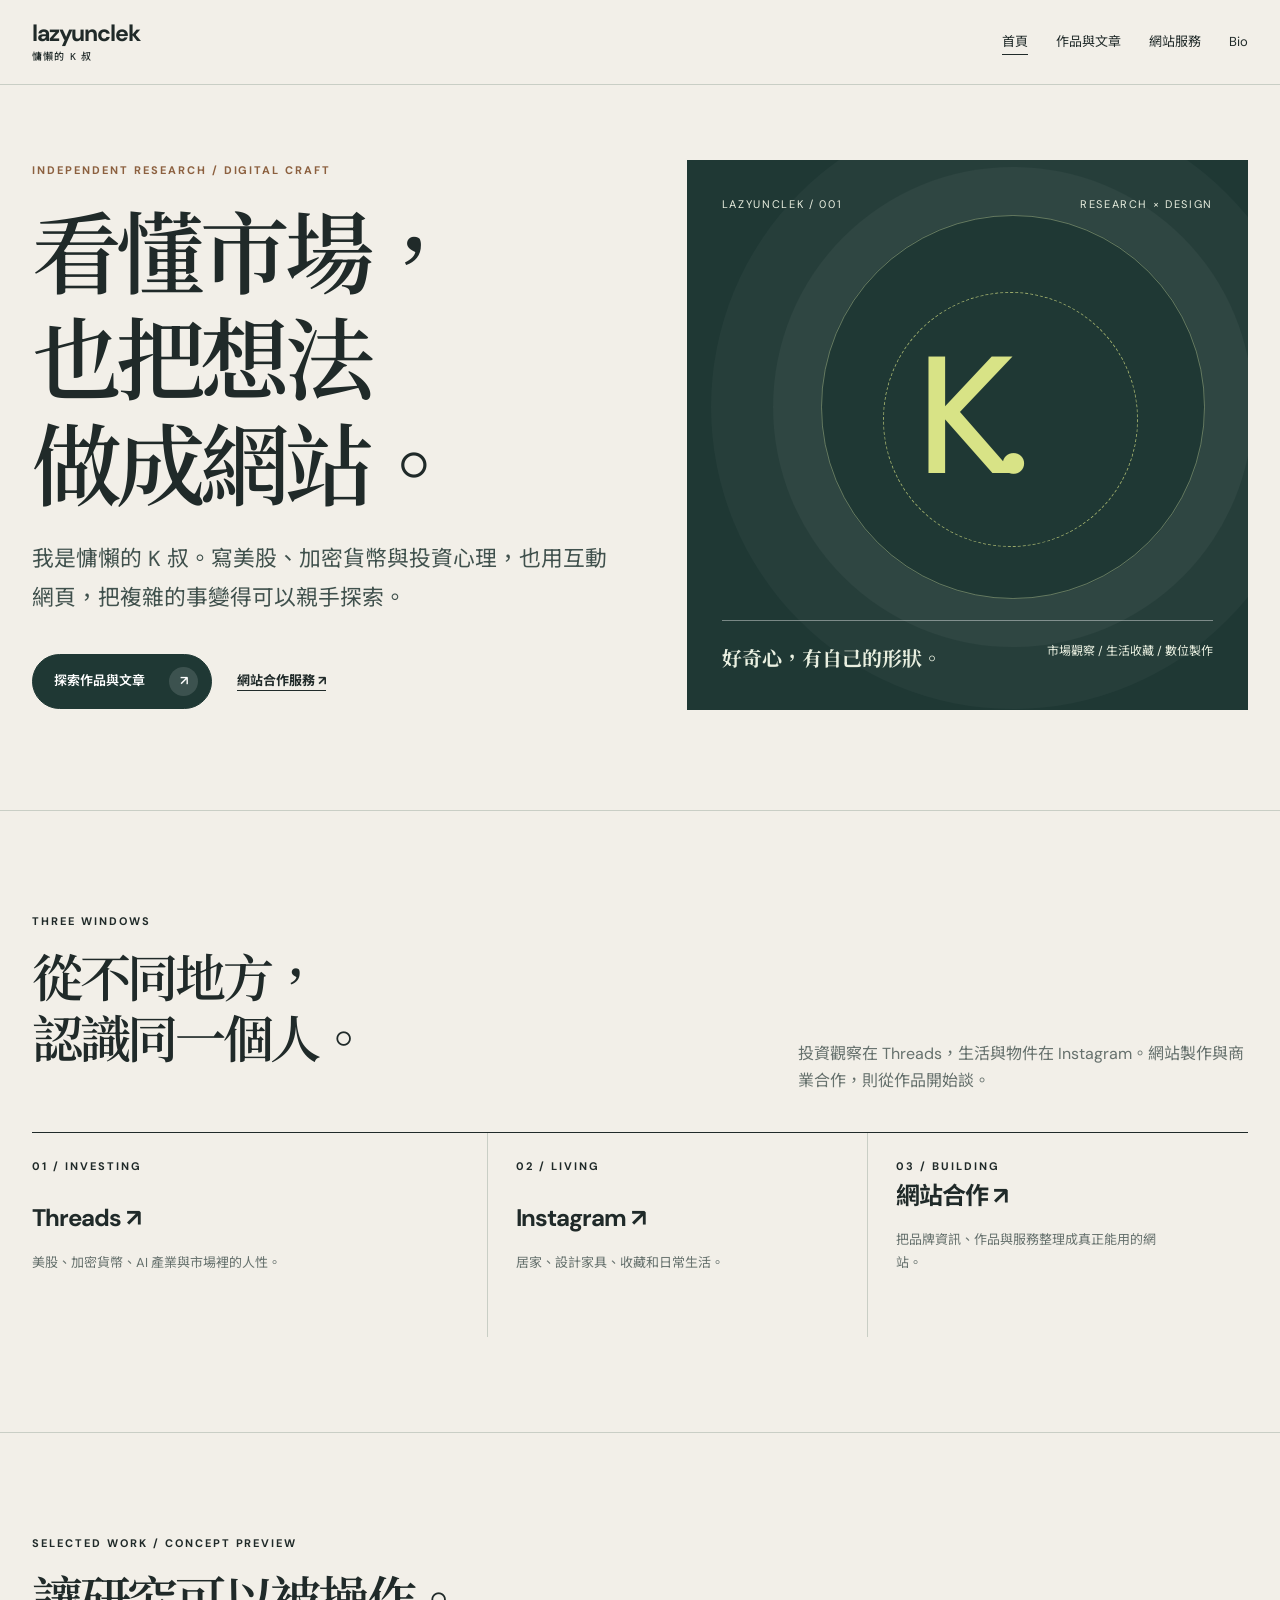
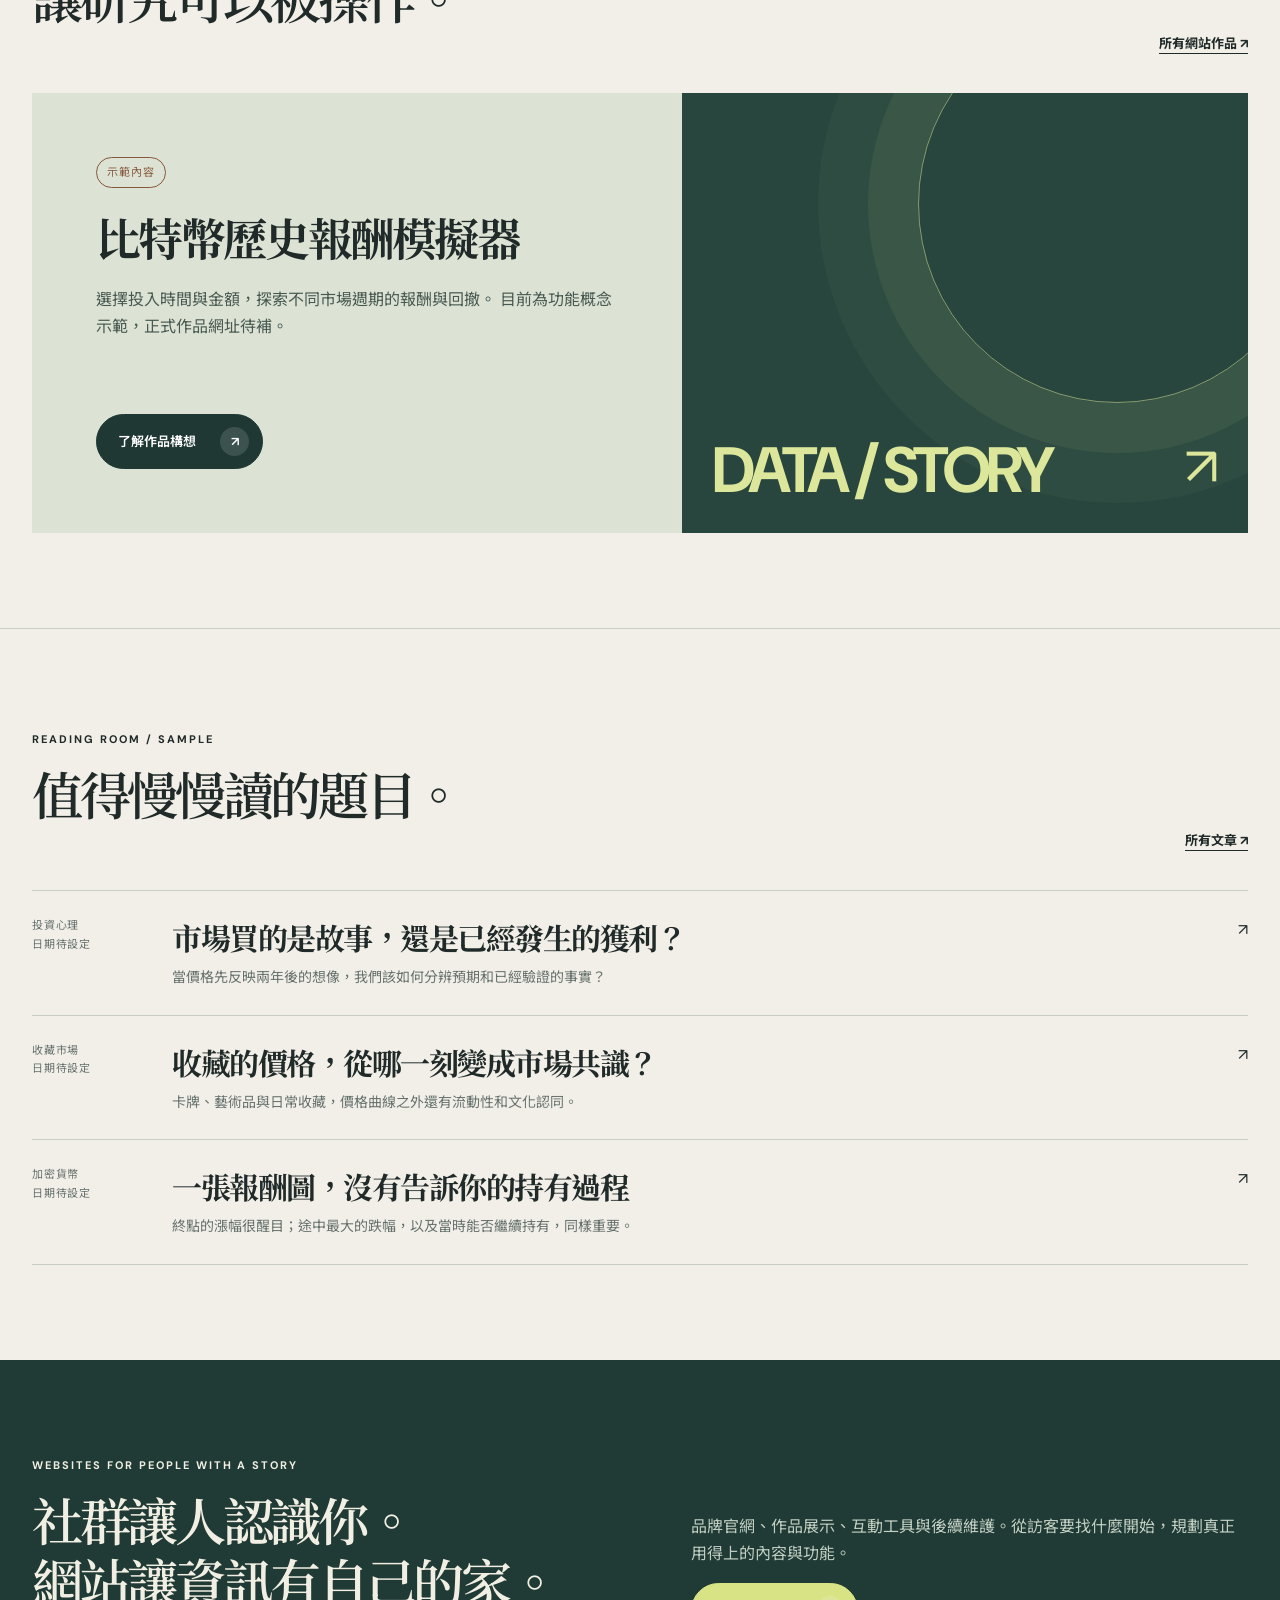
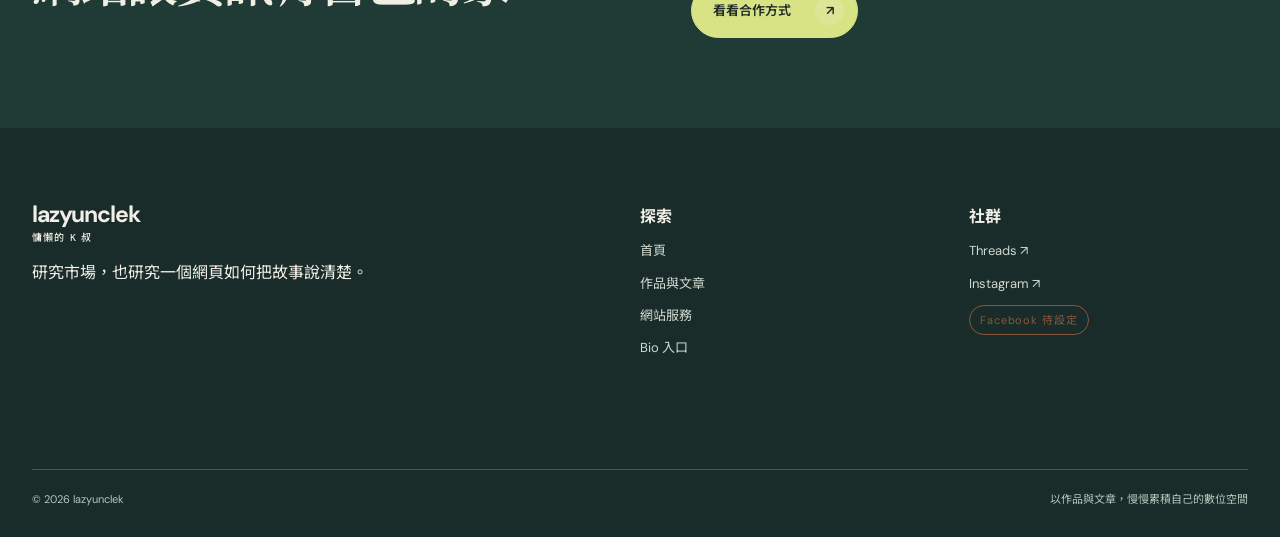
<file: index.html>
<!doctype html><html lang="zh-Hant"><head><meta charset="utf-8"><meta name="viewport" content="width=device-width, initial-scale=1"><meta name="theme-color" content="#f2efe8"><meta name="description" content="投資研究、生活美學與互動網站｜lazyunclek 慵懶的K叔"><meta property="og:type" content="website"><meta property="og:site_name" content="lazyunclek｜慵懶的K叔"><meta property="og:title" content="首頁｜lazyunclek"><meta property="og:description" content="投資研究、生活美學與互動網站"><meta property="og:image" content="assets/og.svg"><meta name="twitter:card" content="summary_large_image"><link rel="icon" href="assets/favicon.svg" type="image/svg+xml"><link rel="stylesheet" href="assets/style.css"><title>首頁｜lazyunclek 慵懶的K叔</title><script type="application/ld+json">{"@context":"https://schema.org","@type":"Person","name":"lazyunclek｜慵懶的K叔","sameAs":["https://www.threads.com/@lazyunclek","https://www.instagram.com/lazyunclek/"]}</script><script type="module" src="assets/app.js"></script></head><body data-page="home" data-root=""><a class="skip" href="#main">跳到主要內容</a><div id="header"></div><main id="main"></main><div id="footer"></div></body></html>
</file>
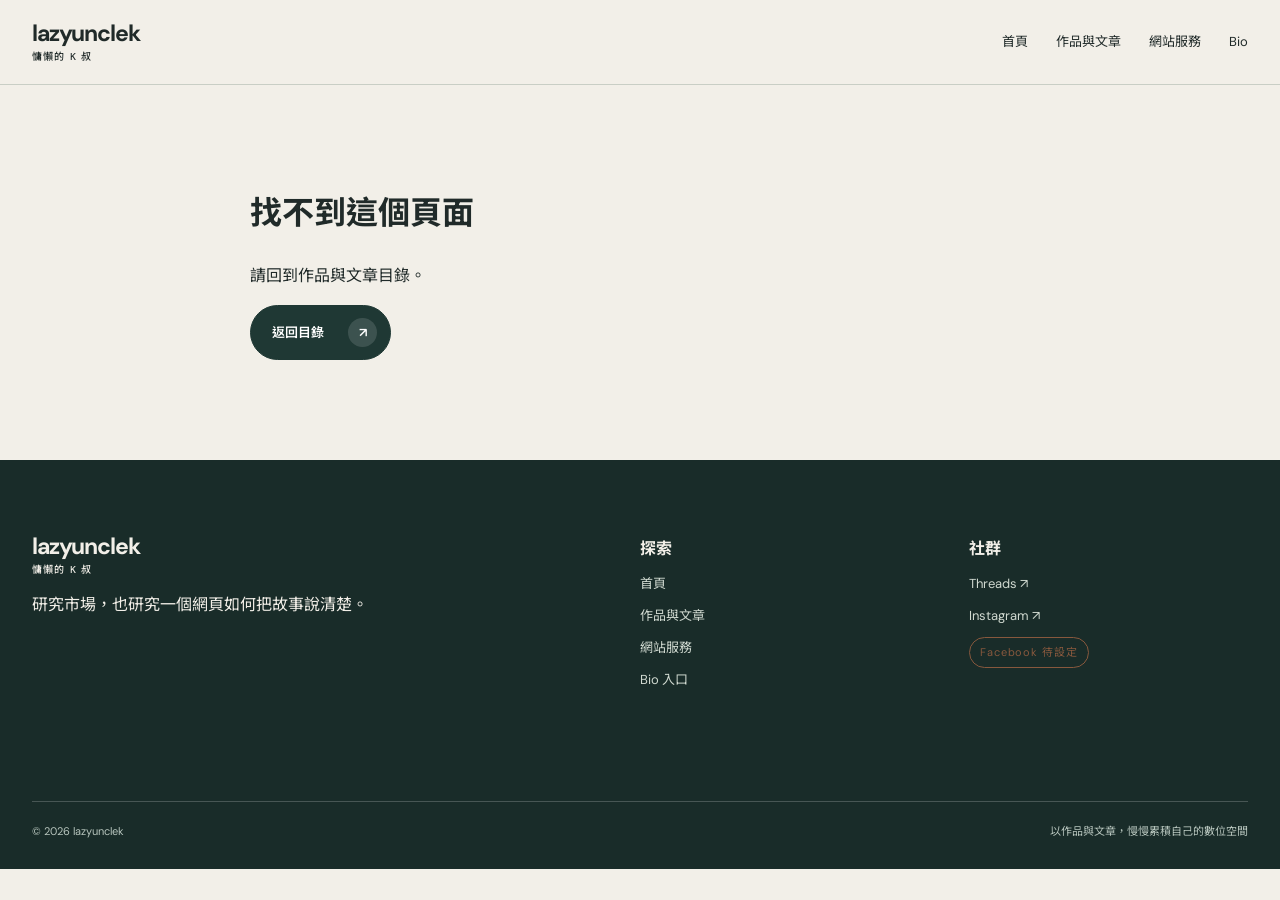
<file: articles/index.html>
<!doctype html><html lang="zh-Hant"><head><meta charset="utf-8"><meta name="viewport" content="width=device-width, initial-scale=1"><meta name="theme-color" content="#f2efe8"><meta name="description" content="投資與收藏市場的長期閱讀文章｜lazyunclek 慵懶的K叔"><meta property="og:type" content="website"><meta property="og:site_name" content="lazyunclek｜慵懶的K叔"><meta property="og:title" content="文章｜lazyunclek"><meta property="og:description" content="投資與收藏市場的長期閱讀文章"><meta property="og:image" content="../assets/og.svg"><meta name="twitter:card" content="summary_large_image"><link rel="icon" href="../assets/favicon.svg" type="image/svg+xml"><link rel="stylesheet" href="../assets/style.css"><title>文章｜lazyunclek 慵懶的K叔</title><script type="application/ld+json">{"@context":"https://schema.org","@type":"Person","name":"lazyunclek｜慵懶的K叔","sameAs":["https://www.threads.com/@lazyunclek","https://www.instagram.com/lazyunclek/"]}</script><script type="module" src="../assets/app.js"></script></head><body data-page="article" data-root="../"><a class="skip" href="#main">跳到主要內容</a><div id="header"></div><main id="main"></main><div id="footer"></div></body></html>
</file>
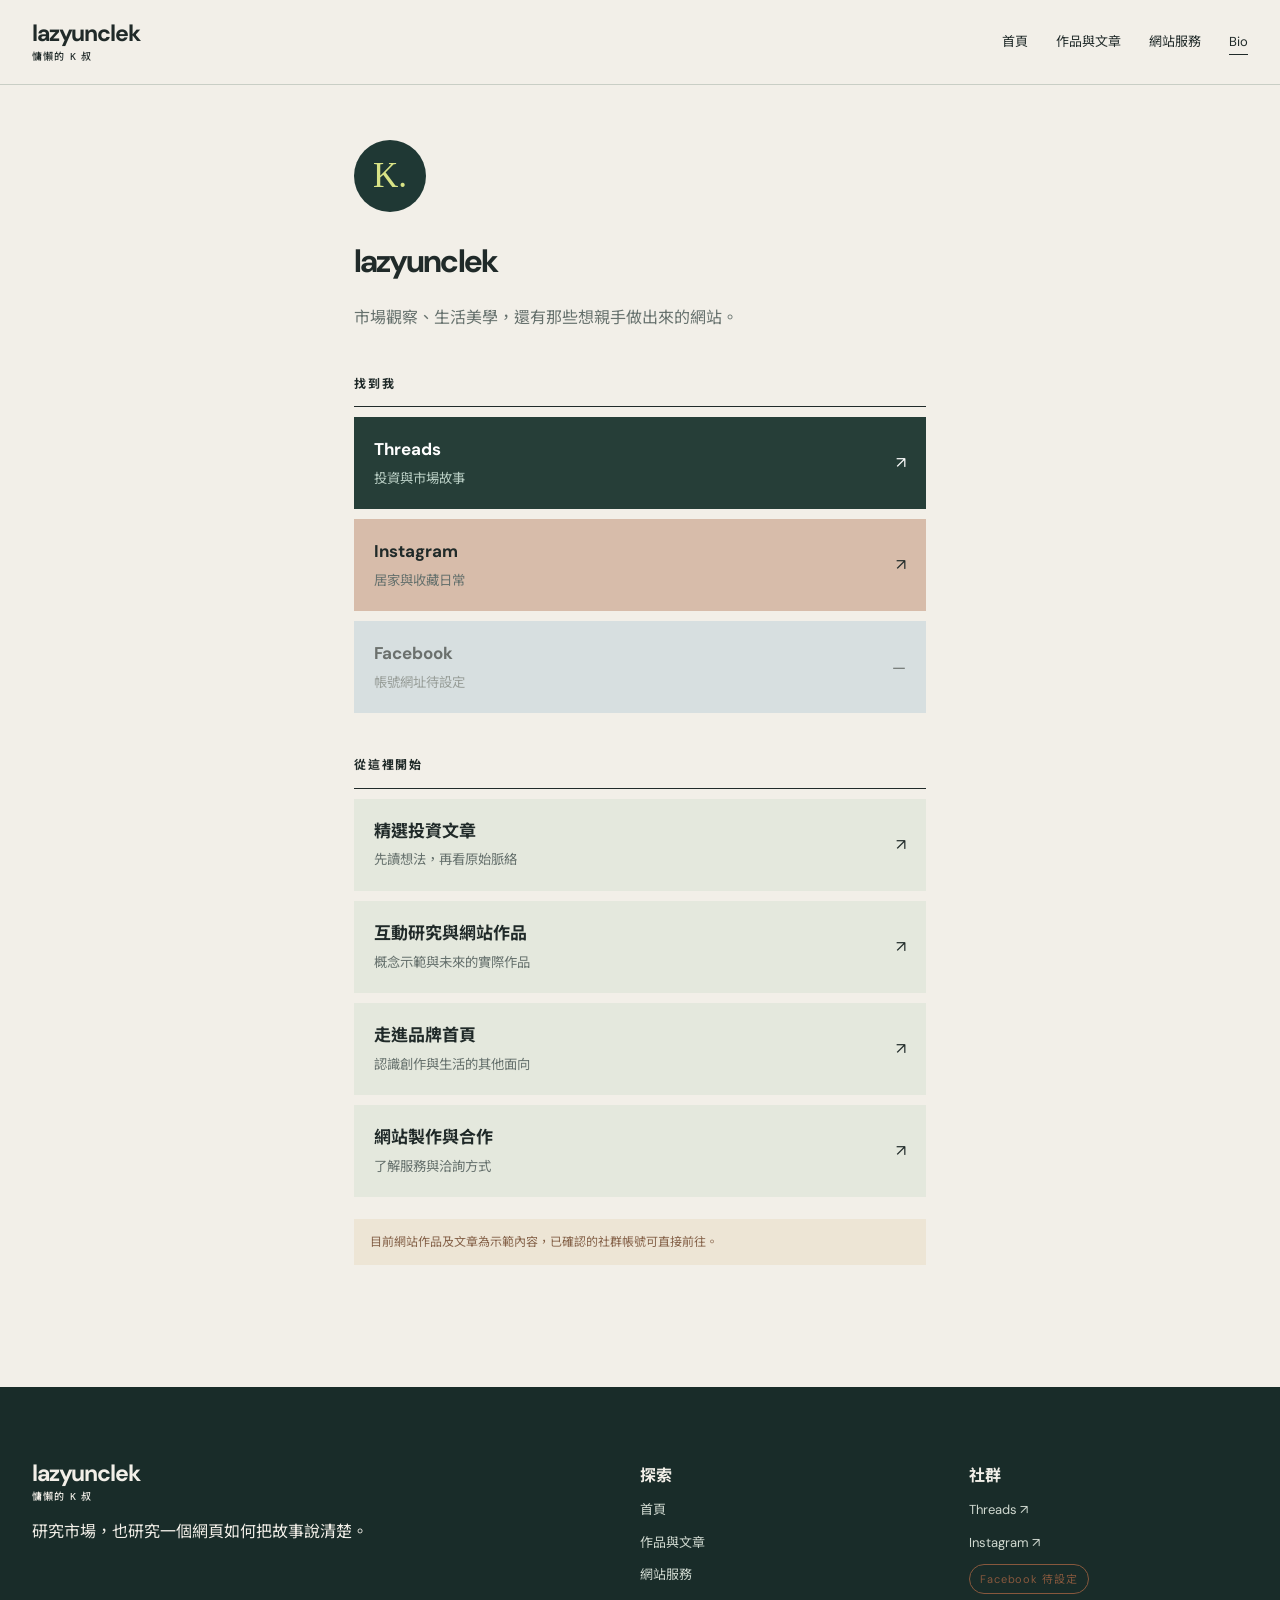
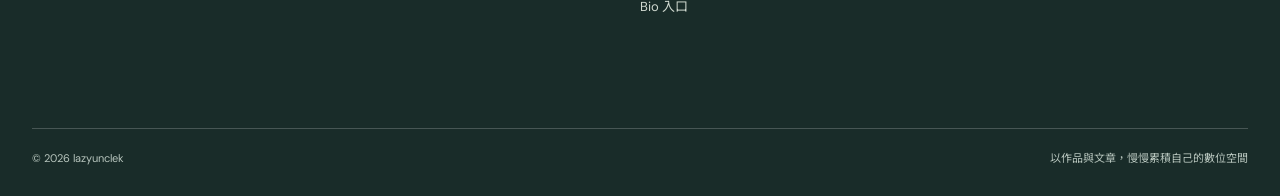
<file: bio/index.html>
<!doctype html><html lang="zh-Hant"><head><meta charset="utf-8"><meta name="viewport" content="width=device-width, initial-scale=1"><meta name="theme-color" content="#f2efe8"><meta name="description" content="從這裡找到 lazyunclek 的文章、作品與社群｜lazyunclek 慵懶的K叔"><meta property="og:type" content="website"><meta property="og:site_name" content="lazyunclek｜慵懶的K叔"><meta property="og:title" content="Bio｜lazyunclek"><meta property="og:description" content="從這裡找到 lazyunclek 的文章、作品與社群"><meta property="og:image" content="../assets/og.svg"><meta name="twitter:card" content="summary_large_image"><link rel="icon" href="../assets/favicon.svg" type="image/svg+xml"><link rel="stylesheet" href="../assets/style.css"><title>Bio｜lazyunclek 慵懶的K叔</title><script type="application/ld+json">{"@context":"https://schema.org","@type":"Person","name":"lazyunclek｜慵懶的K叔","sameAs":["https://www.threads.com/@lazyunclek","https://www.instagram.com/lazyunclek/"]}</script><script type="module" src="../assets/app.js"></script></head><body data-page="bio" data-root="../"><a class="skip" href="#main">跳到主要內容</a><div id="header"></div><main id="main"></main><div id="footer"></div></body></html>
</file>
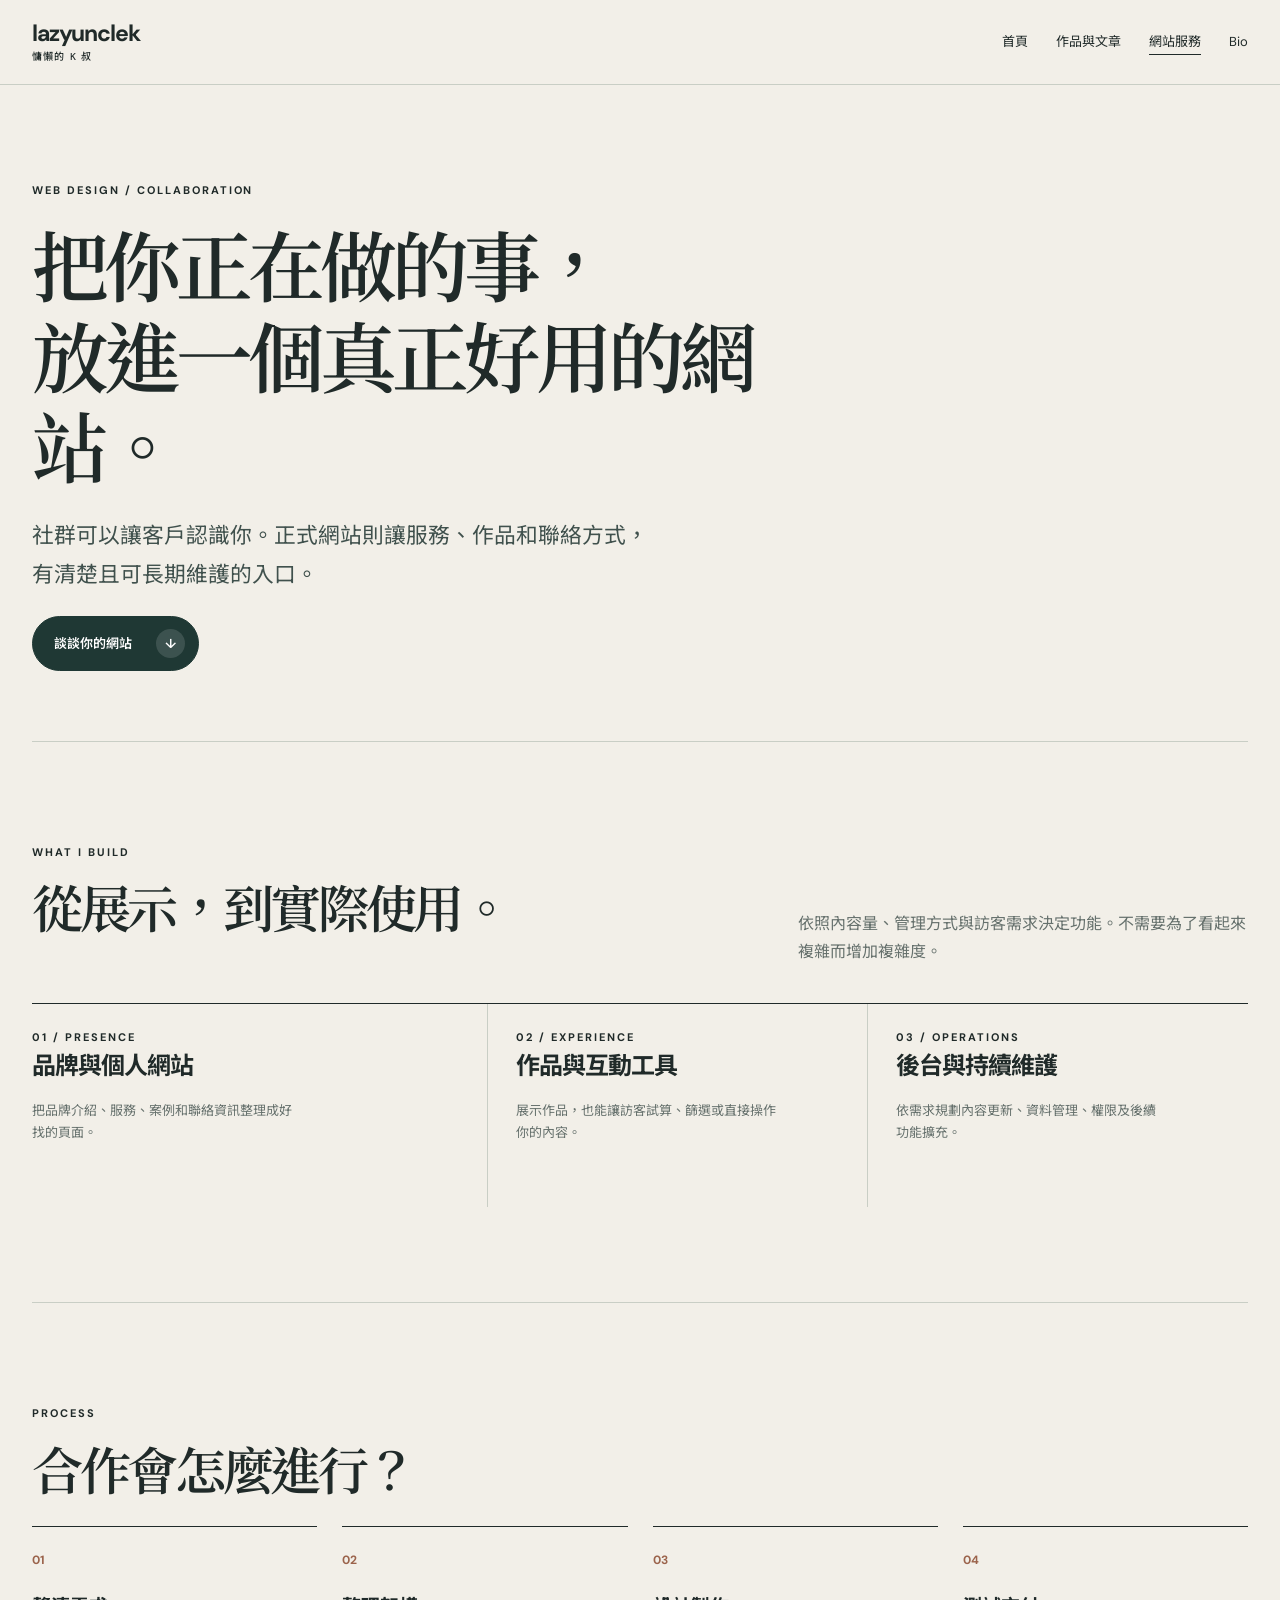
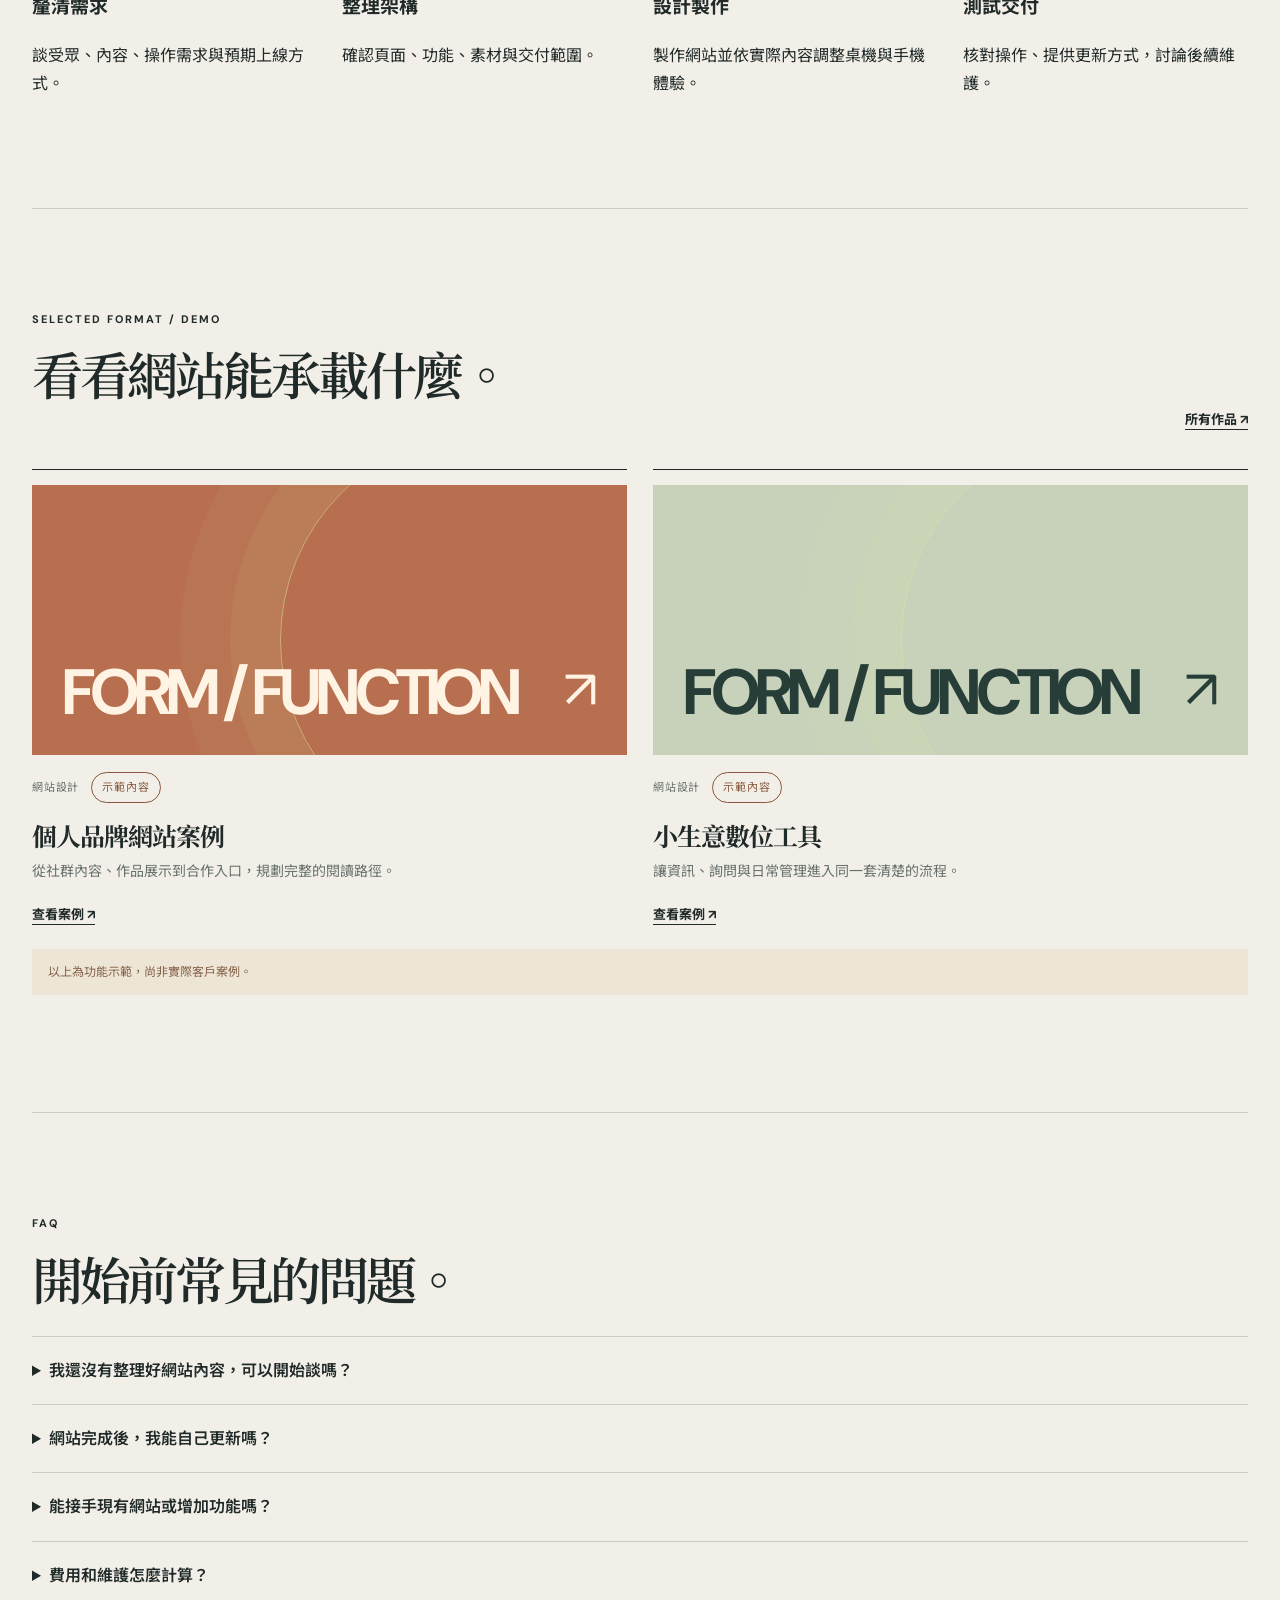
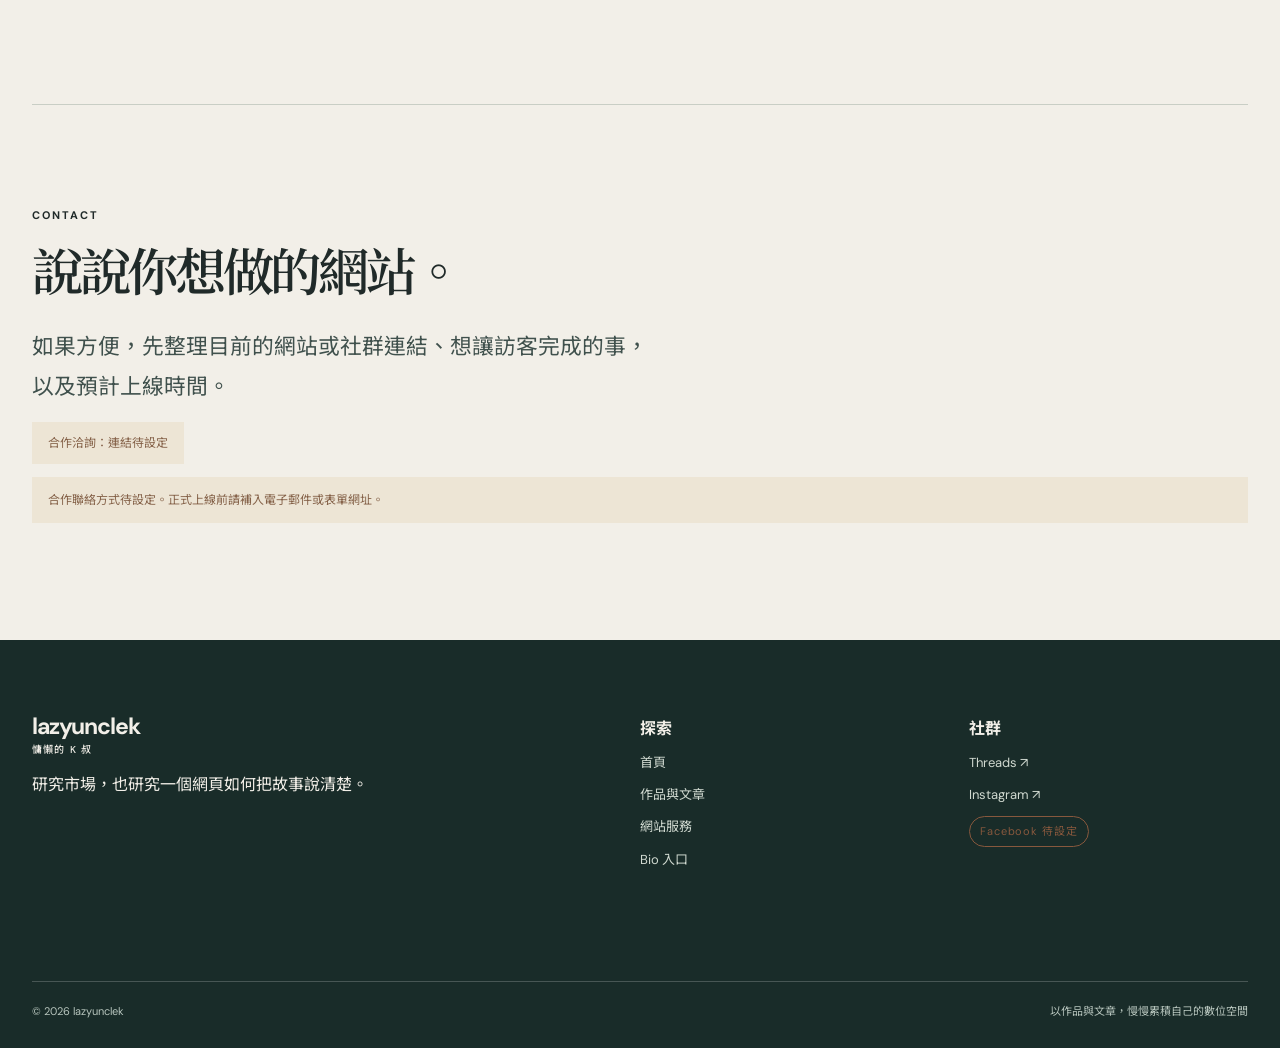
<file: services/index.html>
<!doctype html><html lang="zh-Hant"><head><meta charset="utf-8"><meta name="viewport" content="width=device-width, initial-scale=1"><meta name="theme-color" content="#f2efe8"><meta name="description" content="品牌網站、互動工具與網站維護｜lazyunclek 慵懶的K叔"><meta property="og:type" content="website"><meta property="og:site_name" content="lazyunclek｜慵懶的K叔"><meta property="og:title" content="網站設計服務｜lazyunclek"><meta property="og:description" content="品牌網站、互動工具與網站維護"><meta property="og:image" content="../assets/og.svg"><meta name="twitter:card" content="summary_large_image"><link rel="icon" href="../assets/favicon.svg" type="image/svg+xml"><link rel="stylesheet" href="../assets/style.css"><title>網站設計服務｜lazyunclek 慵懶的K叔</title><script type="application/ld+json">{"@context":"https://schema.org","@type":"Person","name":"lazyunclek｜慵懶的K叔","sameAs":["https://www.threads.com/@lazyunclek","https://www.instagram.com/lazyunclek/"]}</script><script type="module" src="../assets/app.js"></script></head><body data-page="services" data-root="../"><a class="skip" href="#main">跳到主要內容</a><div id="header"></div><main id="main"></main><div id="footer"></div></body></html>
</file>
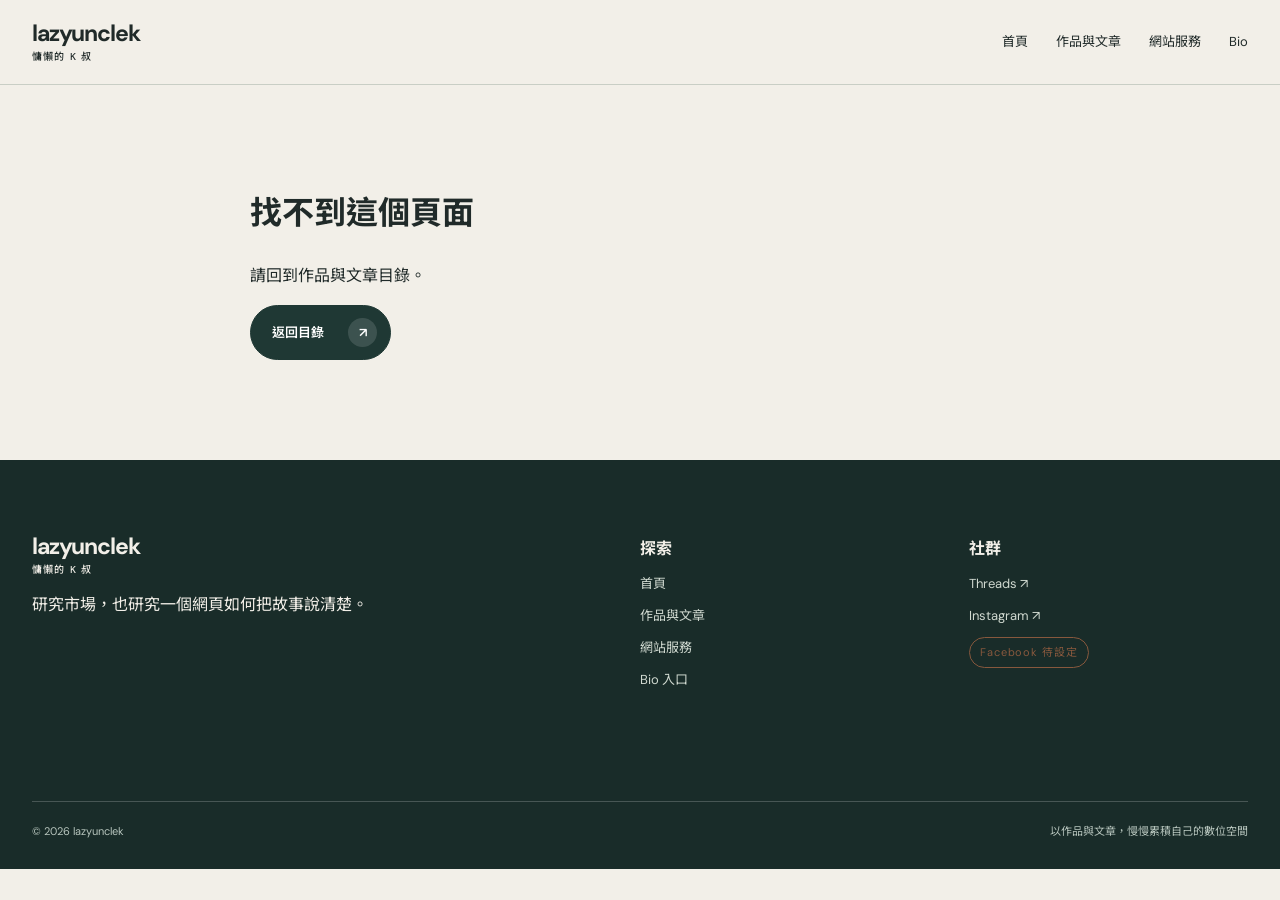
<file: work/index.html>
<!doctype html><html lang="zh-Hant"><head><meta charset="utf-8"><meta name="viewport" content="width=device-width, initial-scale=1"><meta name="theme-color" content="#f2efe8"><meta name="description" content="互動研究與網站設計案例｜lazyunclek 慵懶的K叔"><meta property="og:type" content="website"><meta property="og:site_name" content="lazyunclek｜慵懶的K叔"><meta property="og:title" content="作品案例｜lazyunclek"><meta property="og:description" content="互動研究與網站設計案例"><meta property="og:image" content="../assets/og.svg"><meta name="twitter:card" content="summary_large_image"><link rel="icon" href="../assets/favicon.svg" type="image/svg+xml"><link rel="stylesheet" href="../assets/style.css"><title>作品案例｜lazyunclek 慵懶的K叔</title><script type="application/ld+json">{"@context":"https://schema.org","@type":"Person","name":"lazyunclek｜慵懶的K叔","sameAs":["https://www.threads.com/@lazyunclek","https://www.instagram.com/lazyunclek/"]}</script><script type="module" src="../assets/app.js"></script></head><body data-page="work" data-root="../"><a class="skip" href="#main">跳到主要內容</a><div id="header"></div><main id="main"></main><div id="footer"></div></body></html>
</file>
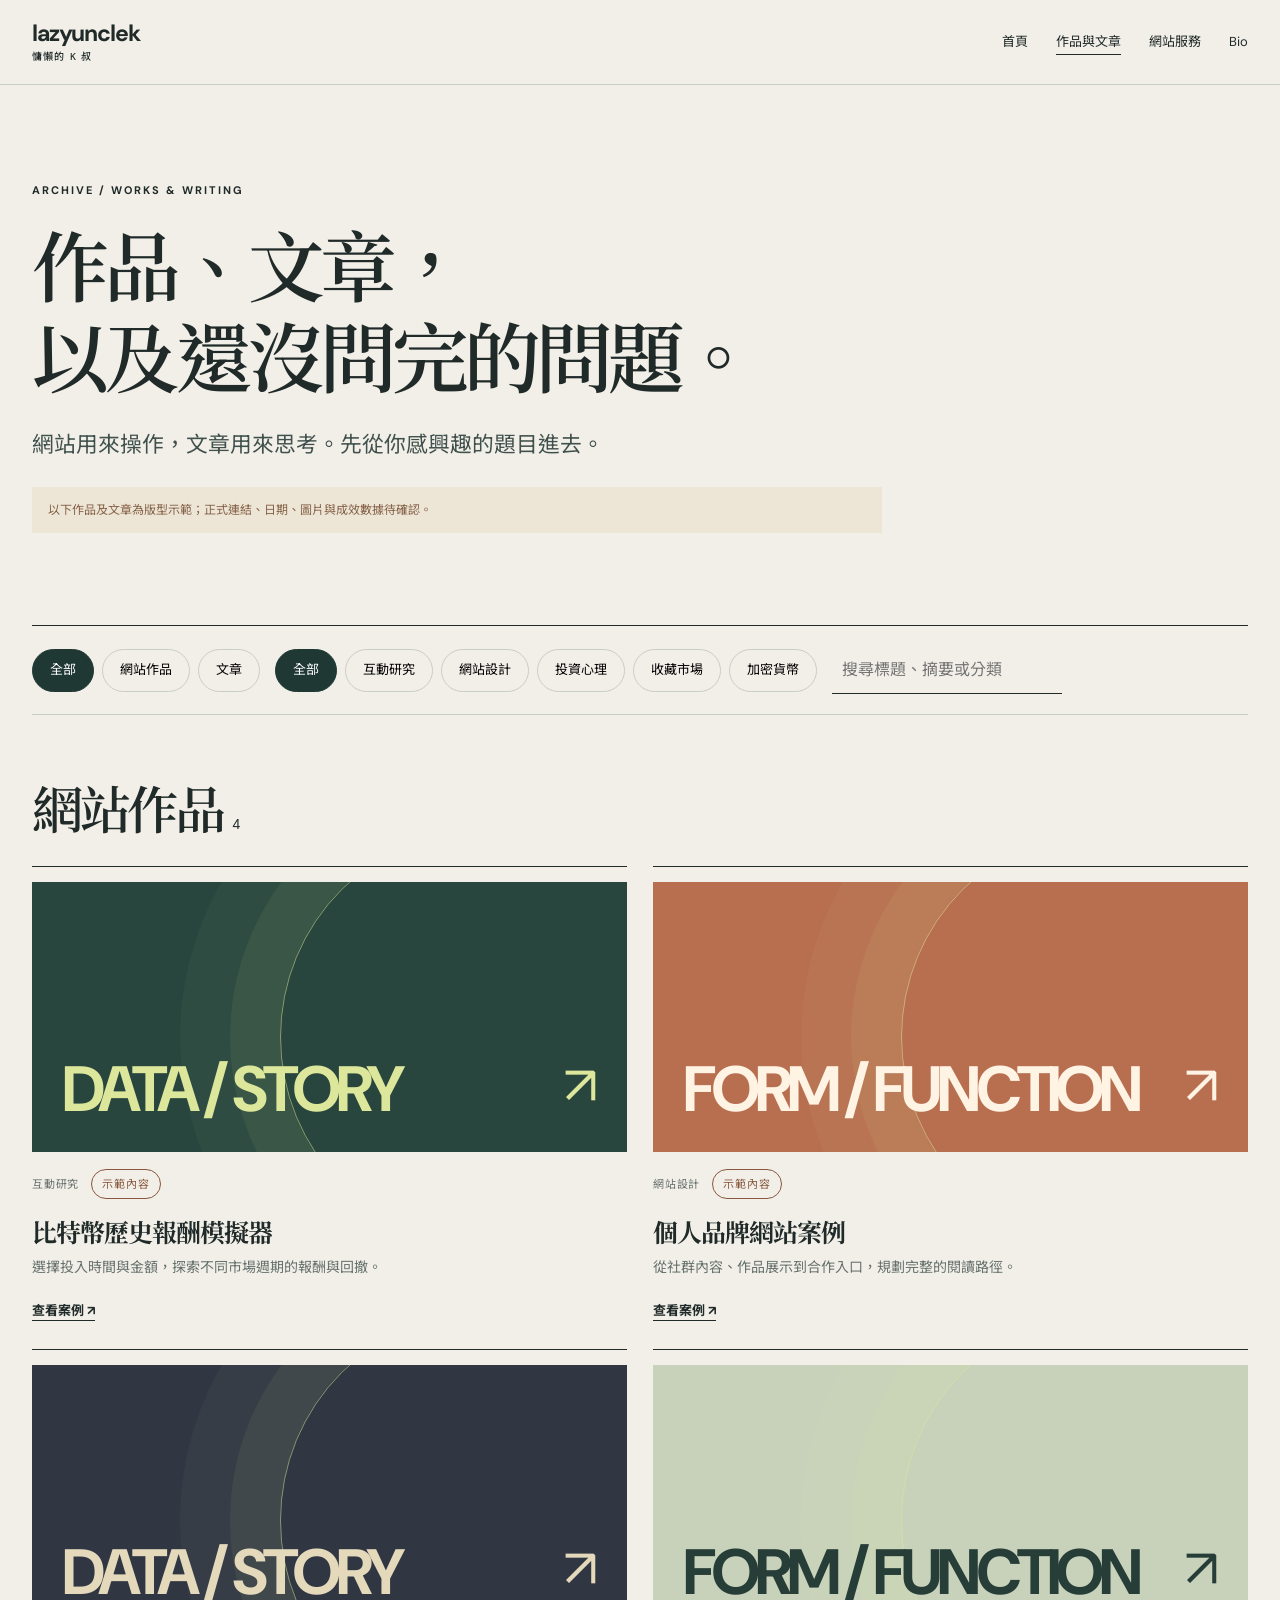
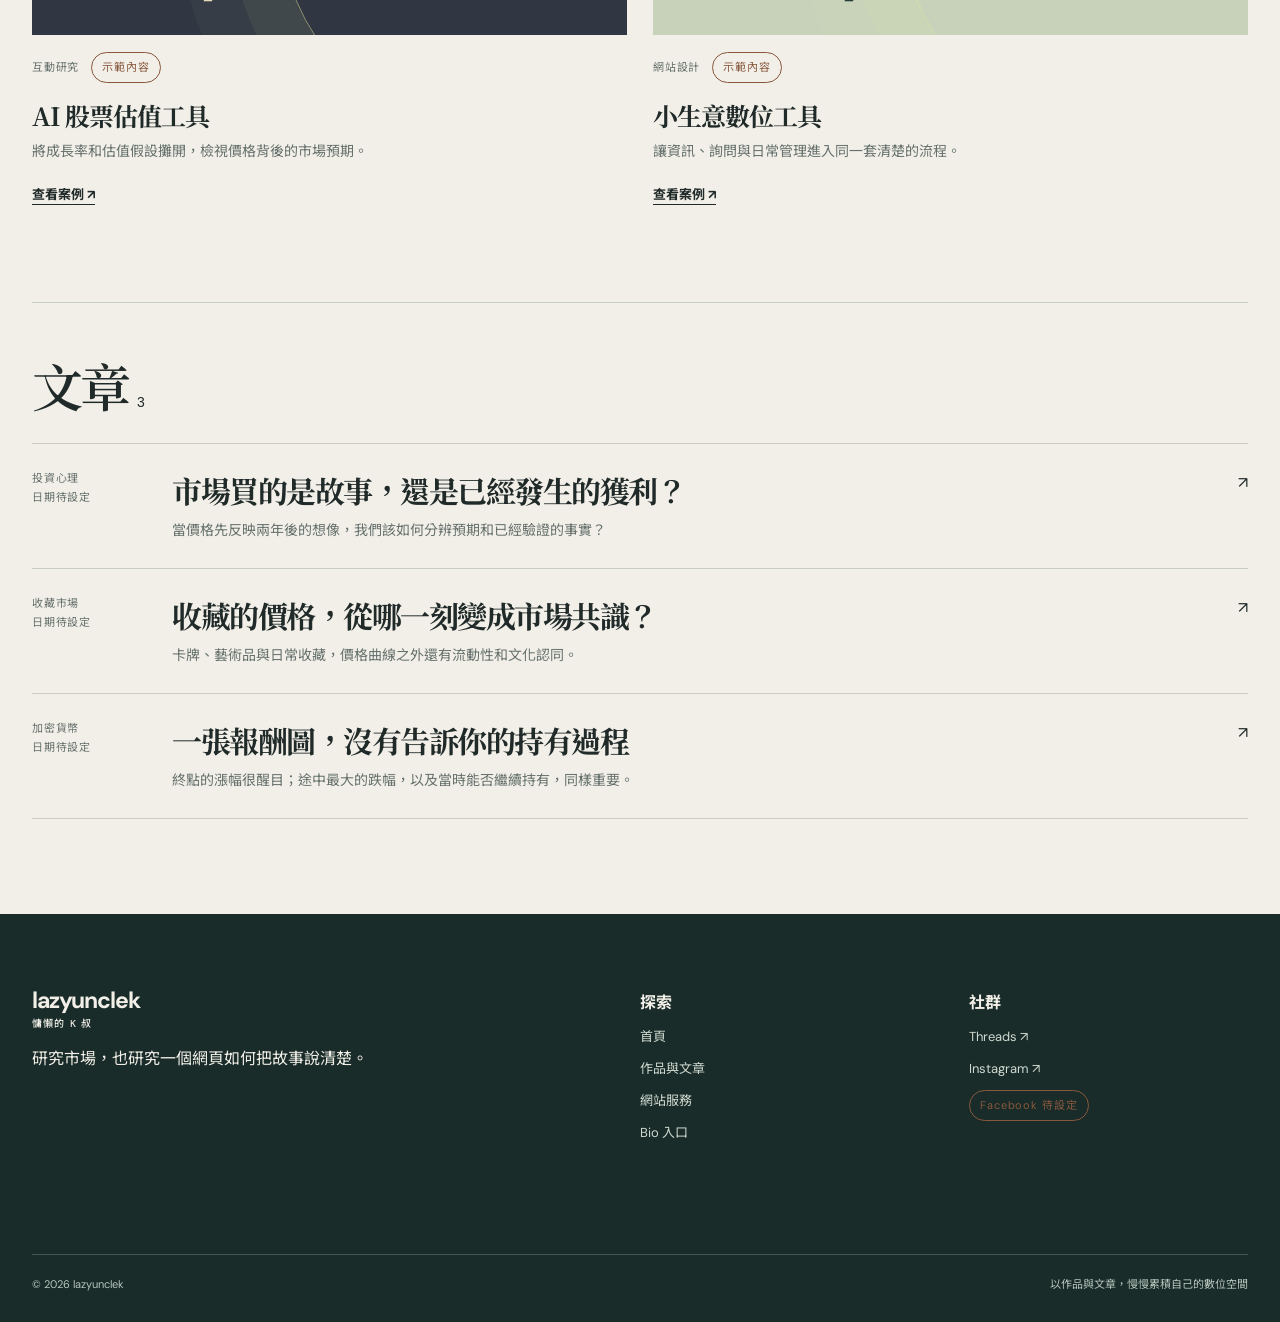
<file: works/index.html>
<!doctype html><html lang="zh-Hant"><head><meta charset="utf-8"><meta name="viewport" content="width=device-width, initial-scale=1"><meta name="theme-color" content="#f2efe8"><meta name="description" content="互動網站、投資文章與網站設計作品｜lazyunclek 慵懶的K叔"><meta property="og:type" content="website"><meta property="og:site_name" content="lazyunclek｜慵懶的K叔"><meta property="og:title" content="作品與文章｜lazyunclek"><meta property="og:description" content="互動網站、投資文章與網站設計作品"><meta property="og:image" content="../assets/og.svg"><meta name="twitter:card" content="summary_large_image"><link rel="icon" href="../assets/favicon.svg" type="image/svg+xml"><link rel="stylesheet" href="../assets/style.css"><title>作品與文章｜lazyunclek 慵懶的K叔</title><script type="application/ld+json">{"@context":"https://schema.org","@type":"Person","name":"lazyunclek｜慵懶的K叔","sameAs":["https://www.threads.com/@lazyunclek","https://www.instagram.com/lazyunclek/"]}</script><script type="module" src="../assets/app.js"></script></head><body data-page="works" data-root="../"><a class="skip" href="#main">跳到主要內容</a><div id="header"></div><main id="main"></main><div id="footer"></div></body></html>
</file>
<file: assets/style.css>
@import url('https://fonts.googleapis.com/css2?family=DM+Sans:wght@400;500;600;700&family=Noto+Sans+TC:wght@400;500;600;700&family=Noto+Serif+TC:wght@500;600;700&display=swap');
.sr-only{position:absolute;width:1px;height:1px;padding:0;margin:-1px;overflow:hidden;clip:rect(0,0,0,0);white-space:nowrap;border:0}
:root{--paper:#f2efe8;--ink:#202a29;--muted:#66716d;--line:#c9cec5;--forest:#1f3834;--lime:#d8e386;--coral:#c87859;--max:1320px;--ease:cubic-bezier(.22,1,.36,1)}*{box-sizing:border-box}html{scroll-behavior:smooth}body{margin:0;background:var(--paper);color:var(--ink);font-family:'DM Sans','Noto Sans TC',sans-serif;line-height:1.7}a{color:inherit;text-decoration:none}button,input{font:inherit}button{cursor:pointer}img{max-width:100%;display:block}::selection{background:var(--lime);color:var(--forest)}:focus-visible{outline:3px solid var(--coral);outline-offset:4px}.skip{position:absolute;left:1rem;top:-4rem;background:var(--lime);padding:.5rem;z-index:20}.skip:focus{top:1rem}.wrap{width:min(calc(100% - 64px),var(--max));margin:auto}.mast{padding:22px 0;border-bottom:1px solid var(--line)}.nav{display:flex;align-items:center;justify-content:space-between;gap:24px}.logo{font-weight:700;letter-spacing:-.05em;font-size:23px;line-height:1}.logo small{display:block;letter-spacing:.12em;font-size:10px;font-weight:500;margin-top:7px}.navlinks{display:flex;align-items:center;gap:28px;font-size:13px}.navlinks a:hover,.textlink:hover{color:#9c563c}.navlinks .active{text-decoration:underline;text-underline-offset:8px}.menu{display:none;background:none;border:0;font-size:24px}.eyebrow{font-size:11px;letter-spacing:.18em;text-transform:uppercase;font-weight:700}.tag{font-size:11px;letter-spacing:.08em;border:1px solid currentColor;border-radius:100px;padding:5px 10px;display:inline-block}.tag.demo{color:#87583d}.display,.section-title,.serif{font-family:'Noto Serif TC',serif;font-weight:600;letter-spacing:-.065em;line-height:1.18}.display{font-size:clamp(44px,7vw,108px);margin:16px 0 26px}.section-title{font-size:clamp(32px,4vw,58px);margin:12px 0 28px}.lede{font-size:clamp(17px,1.7vw,22px);max-width:620px;line-height:1.8;color:#40514d}.button{display:inline-flex;align-items:center;gap:24px;padding:12px 13px 12px 21px;background:var(--forest);color:#fff;border-radius:100px;font-size:13px;font-weight:600;border:1px solid var(--forest);min-height:50px;transition:transform .4s var(--ease),background .4s var(--ease)}.button span:last-child{display:grid;place-items:center;background:#ffffff22;width:29px;height:29px;border-radius:50%}.button:hover{transform:translateY(-3px);background:#34564e}.button.light{background:transparent;color:var(--ink);border-color:var(--ink)}.button.light span:last-child{background:#1f38341c}.textlink{font-size:13px;font-weight:700;text-decoration:underline;text-underline-offset:5px}.hero{padding:75px 0 100px;display:grid;grid-template-columns:1fr .95fr;gap:5vw;min-height:680px;align-items:center}.hero .eyebrow{color:#8c603f}.hero-actions{display:flex;align-items:center;flex-wrap:wrap;gap:25px;margin-top:36px}.visual{background:var(--forest);min-height:550px;position:relative;overflow:hidden;color:#e9efe0;padding:35px;display:flex;flex-direction:column;justify-content:space-between}.visual:before{content:'';position:absolute;width:68%;aspect-ratio:1;border:1px solid #c7d39d6b;border-radius:50%;left:24%;top:10%;box-shadow:0 0 0 48px #ffffff0a,0 0 0 110px #ffffff08}.visual:after{content:'';position:absolute;width:45%;aspect-ratio:1;border:1px dashed #d8e386aa;border-radius:50%;left:35%;top:24%}.visual>*{position:relative;z-index:1}.visual .index{font-size:11px;letter-spacing:.15em;display:flex;justify-content:space-between}.visual .number{font-size:clamp(76px,13vw,180px);line-height:1;letter-spacing:-.1em;font-weight:500;color:var(--lime);align-self:center}.visual .caption{display:flex;justify-content:space-between;gap:20px;font-size:12px;border-top:1px solid #ffffff66;padding-top:20px}.visual .caption strong{font-size:20px;font-family:'Noto Serif TC',serif}.section{padding:95px 0;border-top:1px solid var(--line)}.section-head{display:flex;justify-content:space-between;align-items:end;gap:30px;margin-bottom:38px}.section-head p{max-width:450px;color:var(--muted);margin:0}.triptych{display:grid;grid-template-columns:1.2fr 1fr 1fr;border-top:1px solid var(--ink)}.channel{padding:24px 28px 50px 0;min-height:200px;border-right:1px solid var(--line);display:flex;flex-direction:column;justify-content:space-between}.channel:not(:first-child){padding-left:28px}.channel:last-child{border-right:0}.channel strong{font-size:24px;letter-spacing:-.04em}.channel p{font-size:13px;color:var(--muted);max-width:270px}.channel:hover strong{color:#a35a3e}.feature{display:grid;grid-template-columns:1.15fr 1fr;background:#dce2d4;min-height:440px}.feature-copy{padding:clamp(30px,5vw,70px);display:flex;flex-direction:column;align-items:start;justify-content:space-between}.feature h3{font-family:'Noto Serif TC',serif;font-size:clamp(29px,3.5vw,50px);line-height:1.3;letter-spacing:-.06em;margin:20px 0}.feature p{color:#485951}.poster{min-height:270px;background:#28463e;position:relative;overflow:hidden;color:#dce79b;padding:30px;display:flex;align-items:end}.poster:before{content:'';position:absolute;width:70%;aspect-ratio:1;border:1px solid #dce79b88;border-radius:50%;top:-20%;right:-12%;box-shadow:0 0 0 50px #dce79b10,0 0 0 100px #dce79b08}.poster:after{content:'↗';position:absolute;right:30px;bottom:20px;font-size:54px;font-weight:400}.poster b{font-size:clamp(36px,5vw,84px);line-height:1;letter-spacing:-.08em;z-index:1}.poster.editorial{background:#b86f50;color:#fff3e4}.poster.grid{background:#303743;color:#e5d9bc}.poster.type{background:#c8d2bb;color:#263d38}.cards{display:grid;grid-template-columns:repeat(2,1fr);gap:26px}.card{border-top:1px solid var(--ink);display:block;padding-top:15px;transition:transform .5s var(--ease)}.card:hover{transform:translateY(-5px)}.card .poster{margin-bottom:17px}.card h3{font-family:'Noto Serif TC',serif;font-size:25px;line-height:1.4;letter-spacing:-.04em;margin:15px 0 7px}.card p{color:var(--muted);font-size:14px;margin:0 0 16px}.meta{display:flex;gap:12px;align-items:center;flex-wrap:wrap;font-size:11px;letter-spacing:.07em;color:var(--muted)}.article-card{padding:25px 0;border-top:1px solid var(--line);display:grid;grid-template-columns:110px 1fr auto;gap:30px;align-items:start}.article-card:last-child{border-bottom:1px solid var(--line)}.article-card h3{font-family:'Noto Serif TC',serif;font-size:clamp(20px,2.4vw,30px);line-height:1.4;margin:0 0 8px;letter-spacing:-.05em}.article-card p{color:var(--muted);font-size:14px;margin:0}.article-card:hover h3{text-decoration:underline;text-underline-offset:5px}.service-band{background:#203a35;color:#f1efe3;padding:90px 0}.service-band .inner{display:grid;grid-template-columns:1fr 1fr;gap:8vw;align-items:end}.service-band p{color:#c2d0c4}.footer{background:#192c29;color:#f2efe8;padding:75px 0 28px}.footer-grid{display:grid;grid-template-columns:2fr 1fr 1fr;gap:50px;padding-bottom:100px}.footer a{display:block;margin:10px 0;color:#d0d9d0;font-size:13px}.footer-bottom{border-top:1px solid #ffffff33;padding-top:20px;font-size:11px;display:flex;justify-content:space-between;color:#b7c5bd}.page-head{padding:90px 0 70px;max-width:850px}.page-head .display{font-size:clamp(45px,6vw,86px)}.tools{display:flex;gap:15px;flex-wrap:wrap;align-items:center;border-top:1px solid var(--ink);border-bottom:1px solid var(--line);padding:20px 0;margin-bottom:35px}.tabs{display:flex;gap:8px;flex-wrap:wrap}.tabs button{background:none;border:1px solid var(--line);border-radius:50px;padding:8px 17px;font-size:13px;min-height:43px}.tabs button[aria-pressed=true]{background:var(--forest);color:white;border-color:var(--forest)}.search{margin-left:auto;min-width:230px;border:0;border-bottom:1px solid var(--ink);border-radius:0;background:none;padding:10px;color:var(--ink)}.empty{padding:70px 0;color:var(--muted)}.detail{max-width:780px;margin:auto;padding:80px 0 100px}.detail .display{font-size:clamp(40px,6vw,76px)}.detail .lead{font-size:21px;color:#52625d}.detail-body{font-size:18px;line-height:2.15;margin:45px 0}.detail-body p{margin:0 0 1.6em}.detail .poster{min-height:360px;margin:45px 0}.back{display:inline-block;margin-bottom:40px;font-size:13px}.related{border-top:1px solid var(--line);padding-top:35px;margin-top:60px}.steps{display:grid;grid-template-columns:repeat(4,1fr);gap:25px}.steps div{border-top:1px solid var(--ink);padding-top:18px}.steps b{font-size:12px;color:#9b634b}.steps h3{font-size:19px}.faq details{border-top:1px solid var(--line);padding:20px 0}.faq summary{cursor:pointer;font-weight:600}.faq p{color:var(--muted);max-width:700px}.bio{max-width:620px;margin:auto;padding:55px 24px 100px}.bio .mark{width:72px;height:72px;background:var(--forest);color:var(--lime);display:grid;place-items:center;border-radius:50%;font-family:serif;font-size:35px}.bio h1{font-size:32px;letter-spacing:-.06em;margin:22px 0 2px}.bio p{color:var(--muted)}.bio-section{margin-top:42px}.bio-section h2{font-size:12px;letter-spacing:.15em;text-transform:uppercase;border-bottom:1px solid var(--ink);padding-bottom:12px}.bio-link{display:flex;justify-content:space-between;align-items:center;gap:15px;background:#e4e8dd;padding:18px 20px;margin-top:10px;min-height:78px;transition:transform .4s var(--ease)}.bio-link:hover{transform:translateX(4px)}.bio-link b{display:block;font-size:17px}.bio-link small{color:var(--muted)}.bio-link.threads{background:#263e38;color:#fff}.bio-link.threads small{color:#b9cec4}.bio-link.instagram{background:#d7bcaa}.bio-link.facebook{background:#c9d7dd}.bio-link.disabled{opacity:.64;cursor:default}.notice{font-size:12px;color:#856249;background:#ede5d5;padding:13px 16px;margin:22px 0}.reveal{opacity:0;transform:translateY(22px);transition:opacity .8s var(--ease),transform .8s var(--ease)}.reveal.visible{opacity:1;transform:none}@media(max-width:760px){.wrap{width:min(calc(100% - 36px),var(--max))}.mast{padding:17px 0}.menu{display:block}.navlinks{display:none;position:absolute;z-index:10;left:0;right:0;top:66px;background:var(--paper);padding:25px 18px;flex-direction:column;align-items:stretch;border-bottom:1px solid var(--line)}.navlinks.open{display:flex}.hero{grid-template-columns:1fr;padding:55px 0 75px;min-height:auto;gap:50px}.visual{min-height:400px}.section{padding:65px 0}.section-head{display:block}.triptych{grid-template-columns:1fr}.channel,.channel:not(:first-child){border-right:0;border-bottom:1px solid var(--line);padding:20px 0;min-height:150px}.feature{grid-template-columns:1fr}.feature .poster{min-height:320px;order:-1}.cards{grid-template-columns:1fr}.article-card{grid-template-columns:1fr auto;gap:8px}.article-card .meta{grid-column:1/-1}.service-band .inner,.footer-grid{grid-template-columns:1fr;gap:25px}.footer-grid{padding-bottom:45px}.page-head{padding:55px 0}.steps{grid-template-columns:1fr 1fr}.search{margin-left:0;width:100%}.detail{padding:50px 0 75px}.detail .poster{min-height:250px}.footer-bottom{gap:15px;flex-wrap:wrap}}@media(prefers-reduced-motion:reduce){html{scroll-behavior:auto}*,*:before,*:after{animation-duration:.01ms!important;transition-duration:.01ms!important}.reveal{opacity:1;transform:none}}
</file>
